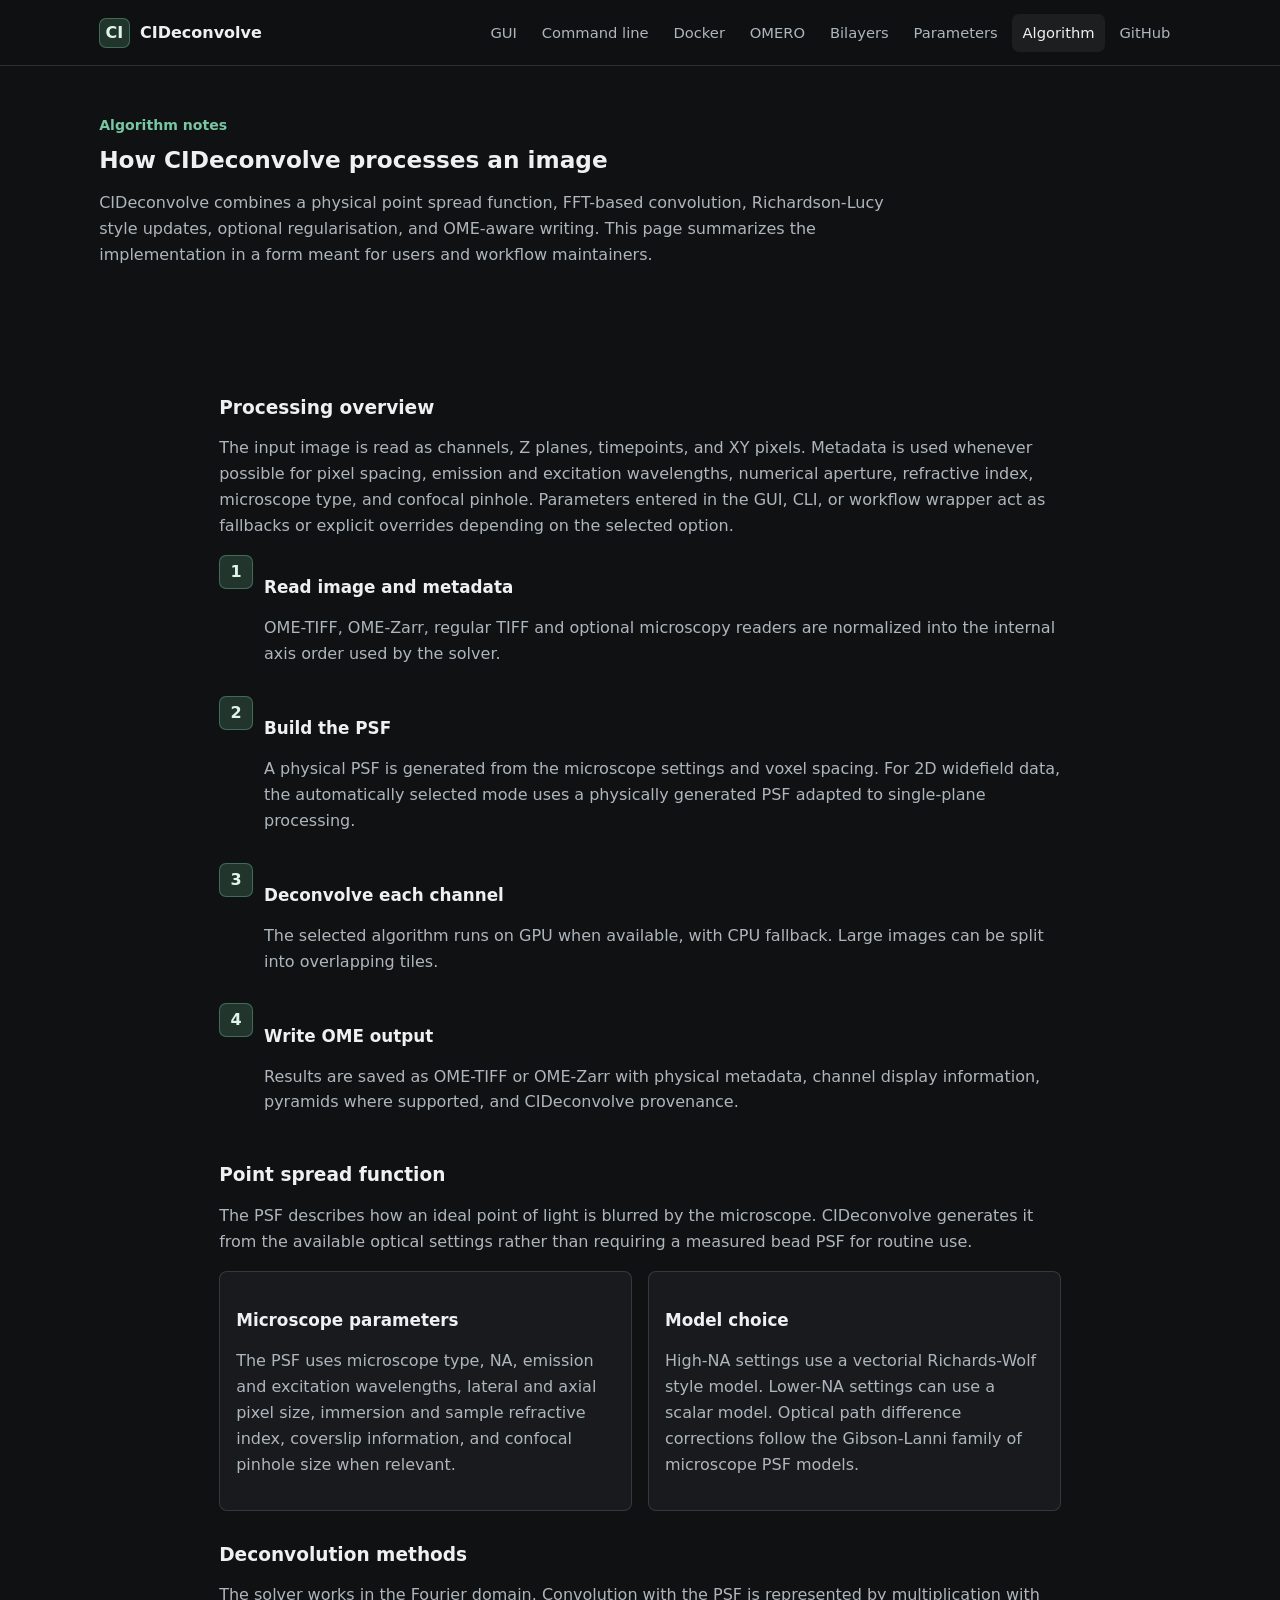
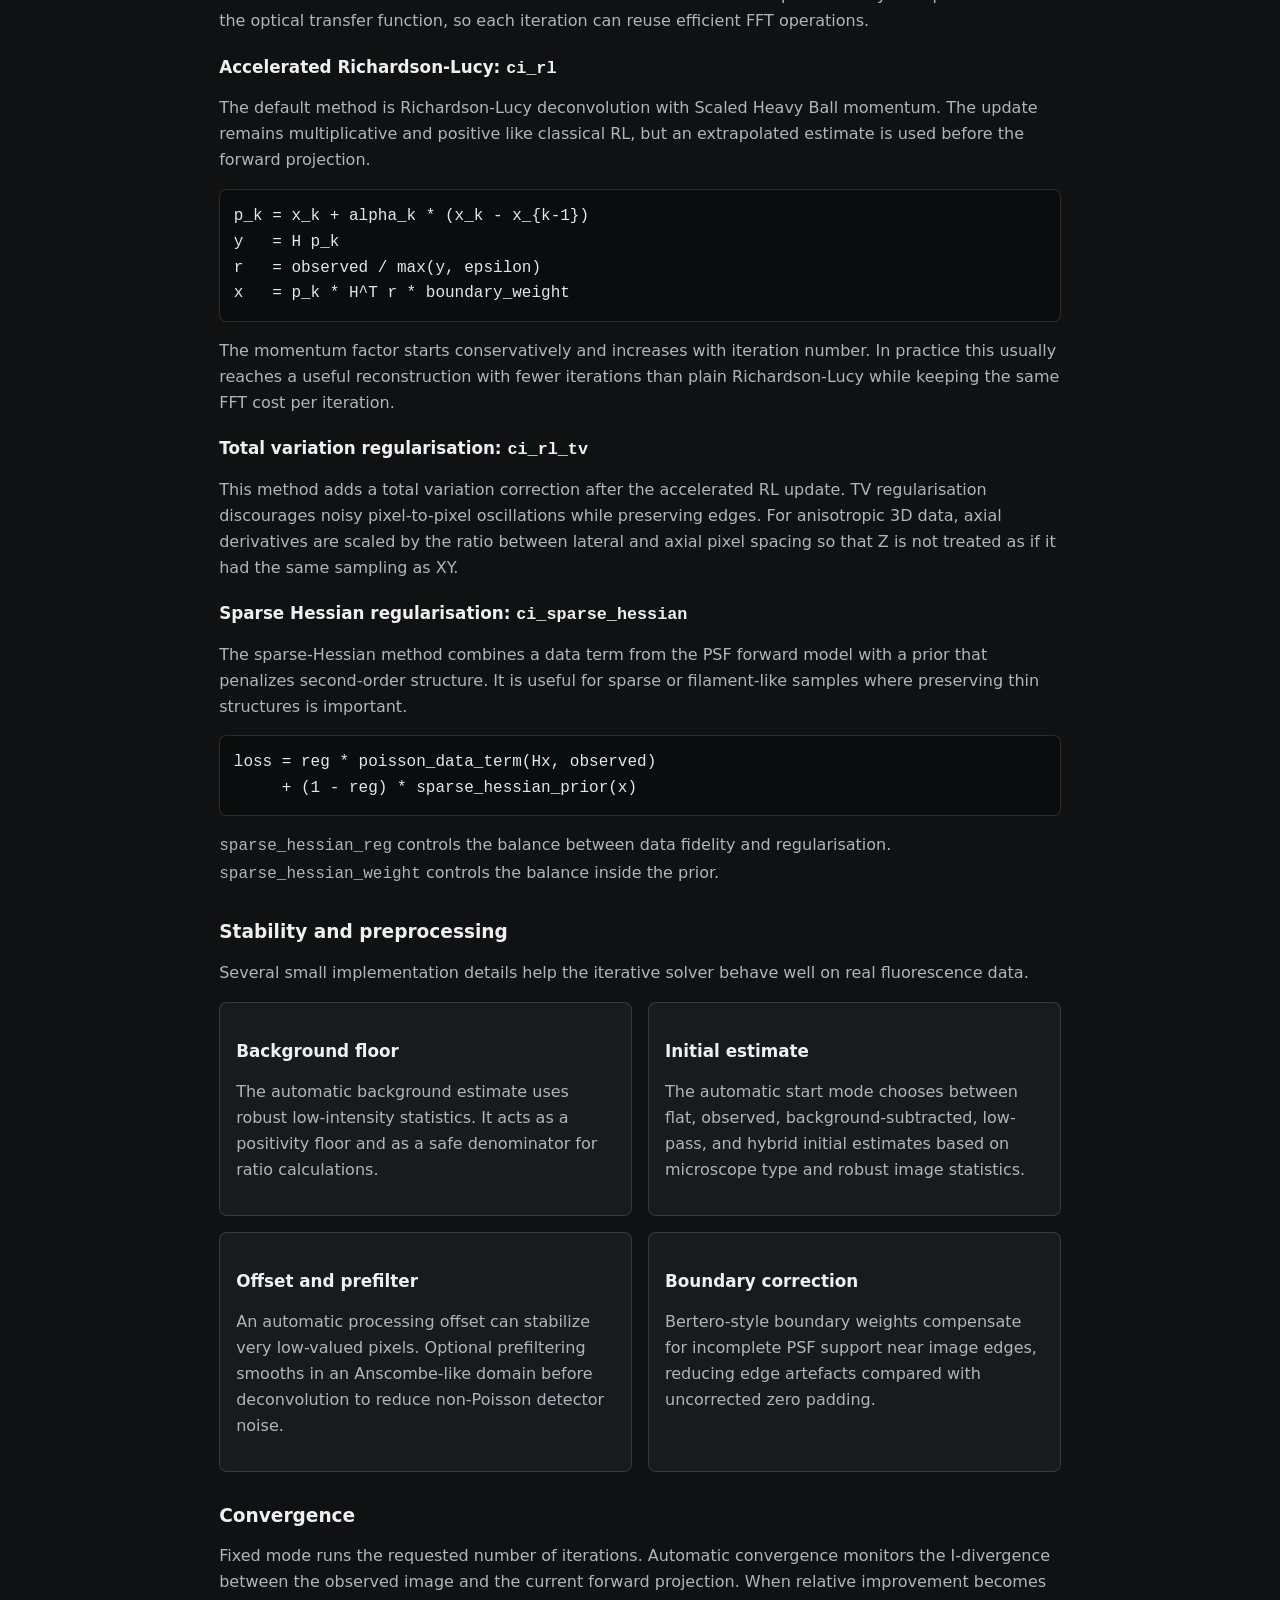
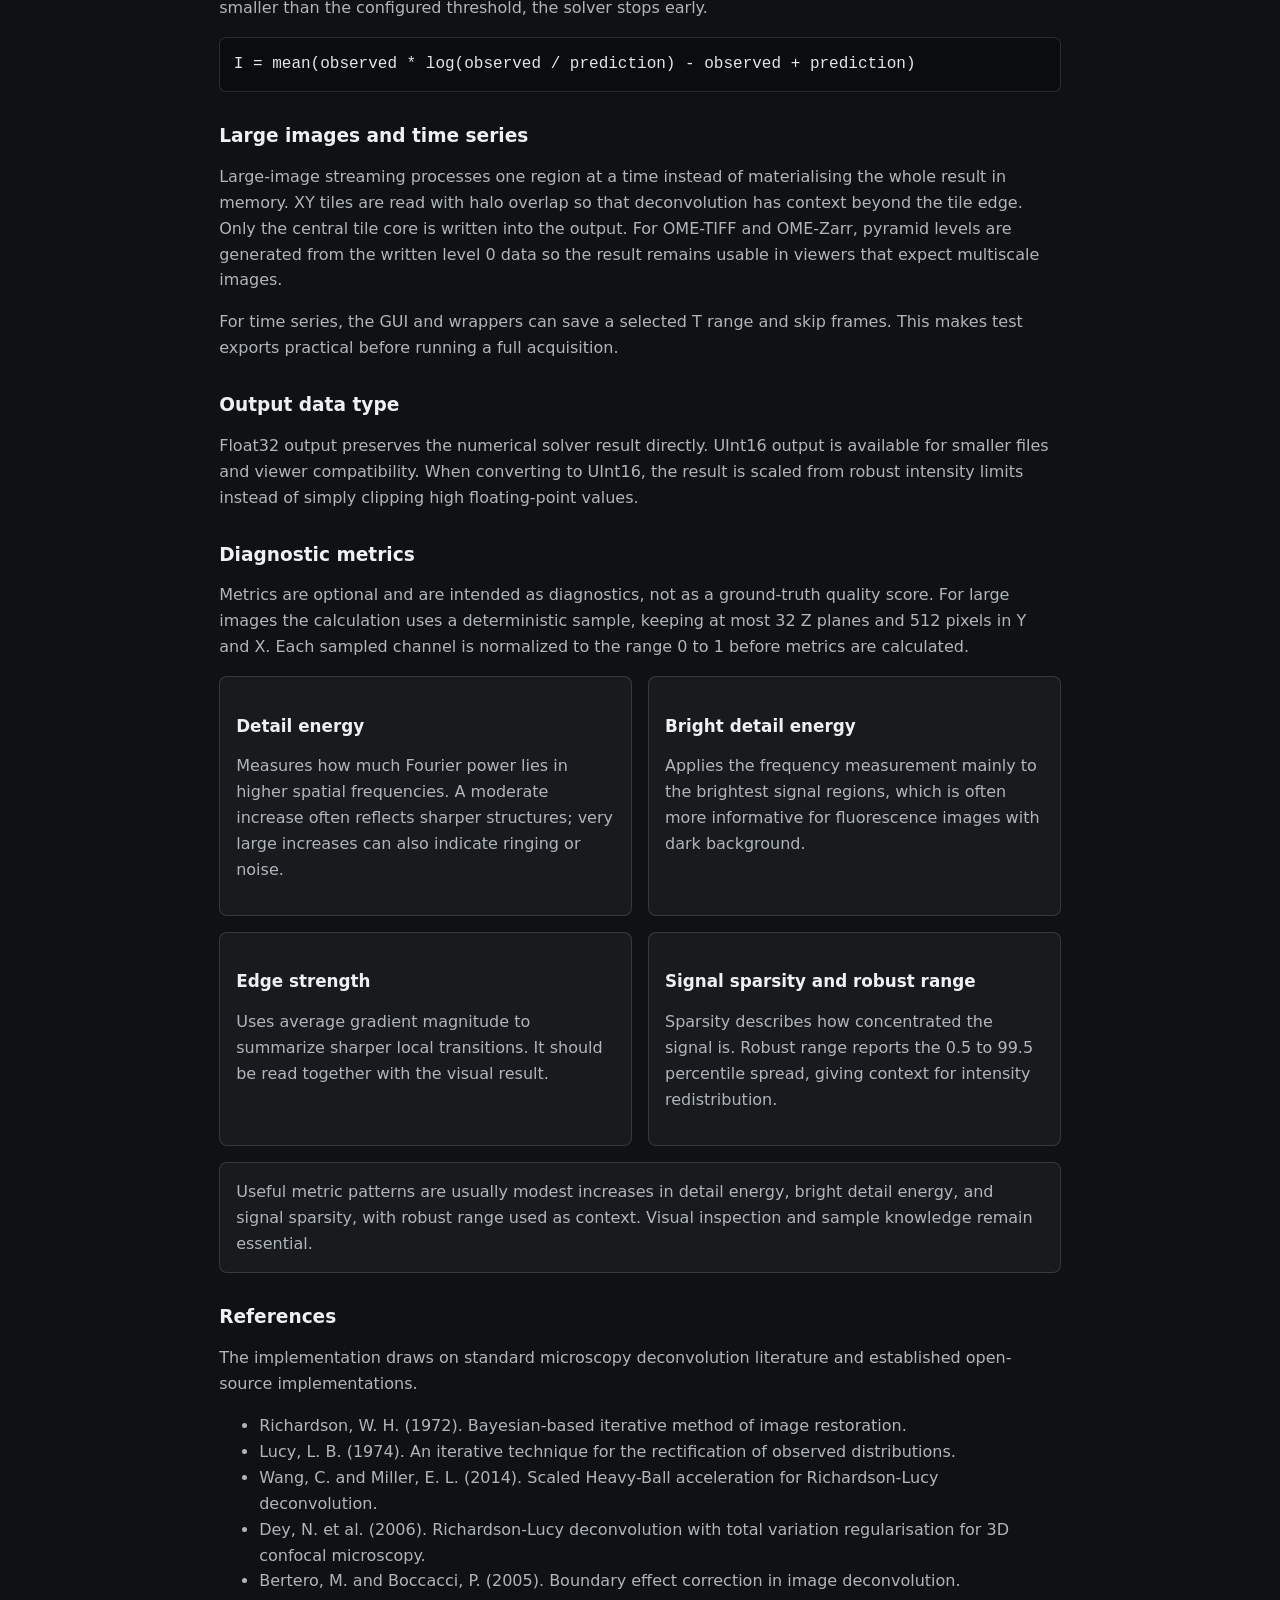
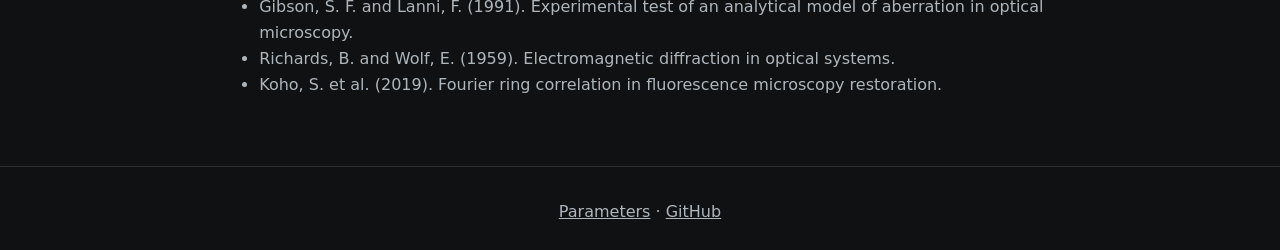
<file: docs/algorithm.html>
<!doctype html>
<html lang="en">
<head>
  <meta charset="utf-8">
  <meta name="viewport" content="width=device-width, initial-scale=1">
  <title>Algorithm - CIDeconvolve</title>
  <link rel="stylesheet" href="assets/site.css">
</head>
<body>
  <header class="site-header"><nav class="nav"><a class="brand" href="index.html"><span class="brand-mark">CI</span><span>CIDeconvolve</span></a><div class="nav-links"><a href="gui.html">GUI</a><a href="commandline.html">Command line</a><a href="docker.html">Docker</a><a href="omero.html">OMERO</a><a href="bilayers.html">Bilayers</a><a href="parameters.html">Parameters</a><a href="algorithm.html">Algorithm</a><a href="https://github.com/Cellular-Imaging-Amsterdam-UMC/cideconvolve">GitHub</a></div></nav></header>
  <main>
    <section class="wrap page-title">
      <span class="eyebrow">Algorithm notes</span>
      <h1>How CIDeconvolve processes an image</h1>
      <p>CIDeconvolve combines a physical point spread function, FFT-based convolution, Richardson-Lucy style updates, optional regularisation, and OME-aware writing. This page summarizes the implementation in a form meant for users and workflow maintainers.</p>
    </section>

    <section class="wrap content">
      <h2>Processing overview</h2>
      <p>The input image is read as channels, Z planes, timepoints, and XY pixels. Metadata is used whenever possible for pixel spacing, emission and excitation wavelengths, numerical aperture, refractive index, microscope type, and confocal pinhole. Parameters entered in the GUI, CLI, or workflow wrapper act as fallbacks or explicit overrides depending on the selected option.</p>
      <div class="steps">
        <div class="step"><div><h3>Read image and metadata</h3><p>OME-TIFF, OME-Zarr, regular TIFF and optional microscopy readers are normalized into the internal axis order used by the solver.</p></div></div>
        <div class="step"><div><h3>Build the PSF</h3><p>A physical PSF is generated from the microscope settings and voxel spacing. For 2D widefield data, the automatically selected mode uses a physically generated PSF adapted to single-plane processing.</p></div></div>
        <div class="step"><div><h3>Deconvolve each channel</h3><p>The selected algorithm runs on GPU when available, with CPU fallback. Large images can be split into overlapping tiles.</p></div></div>
        <div class="step"><div><h3>Write OME output</h3><p>Results are saved as OME-TIFF or OME-Zarr with physical metadata, channel display information, pyramids where supported, and CIDeconvolve provenance.</p></div></div>
      </div>

      <h2>Point spread function</h2>
      <p>The PSF describes how an ideal point of light is blurred by the microscope. CIDeconvolve generates it from the available optical settings rather than requiring a measured bead PSF for routine use.</p>
      <div class="grid two">
        <div class="card">
          <h3>Microscope parameters</h3>
          <p>The PSF uses microscope type, NA, emission and excitation wavelengths, lateral and axial pixel size, immersion and sample refractive index, coverslip information, and confocal pinhole size when relevant.</p>
        </div>
        <div class="card">
          <h3>Model choice</h3>
          <p>High-NA settings use a vectorial Richards-Wolf style model. Lower-NA settings can use a scalar model. Optical path difference corrections follow the Gibson-Lanni family of microscope PSF models.</p>
        </div>
      </div>

      <h2>Deconvolution methods</h2>
      <p>The solver works in the Fourier domain. Convolution with the PSF is represented by multiplication with the optical transfer function, so each iteration can reuse efficient FFT operations.</p>

      <h3>Accelerated Richardson-Lucy: <code>ci_rl</code></h3>
      <p>The default method is Richardson-Lucy deconvolution with Scaled Heavy Ball momentum. The update remains multiplicative and positive like classical RL, but an extrapolated estimate is used before the forward projection.</p>
      <pre class="formula"><code>p_k = x_k + alpha_k * (x_k - x_{k-1})
y   = H p_k
r   = observed / max(y, epsilon)
x   = p_k * H^T r * boundary_weight</code></pre>
      <p>The momentum factor starts conservatively and increases with iteration number. In practice this usually reaches a useful reconstruction with fewer iterations than plain Richardson-Lucy while keeping the same FFT cost per iteration.</p>

      <h3>Total variation regularisation: <code>ci_rl_tv</code></h3>
      <p>This method adds a total variation correction after the accelerated RL update. TV regularisation discourages noisy pixel-to-pixel oscillations while preserving edges. For anisotropic 3D data, axial derivatives are scaled by the ratio between lateral and axial pixel spacing so that Z is not treated as if it had the same sampling as XY.</p>

      <h3>Sparse Hessian regularisation: <code>ci_sparse_hessian</code></h3>
      <p>The sparse-Hessian method combines a data term from the PSF forward model with a prior that penalizes second-order structure. It is useful for sparse or filament-like samples where preserving thin structures is important.</p>
      <pre class="formula"><code>loss = reg * poisson_data_term(Hx, observed)
     + (1 - reg) * sparse_hessian_prior(x)</code></pre>
      <p><code>sparse_hessian_reg</code> controls the balance between data fidelity and regularisation. <code>sparse_hessian_weight</code> controls the balance inside the prior.</p>

      <h2>Stability and preprocessing</h2>
      <p>Several small implementation details help the iterative solver behave well on real fluorescence data.</p>
      <div class="grid two">
        <div class="card">
          <h3>Background floor</h3>
          <p>The automatic background estimate uses robust low-intensity statistics. It acts as a positivity floor and as a safe denominator for ratio calculations.</p>
        </div>
        <div class="card">
          <h3>Initial estimate</h3>
          <p>The automatic start mode chooses between flat, observed, background-subtracted, low-pass, and hybrid initial estimates based on microscope type and robust image statistics.</p>
        </div>
        <div class="card">
          <h3>Offset and prefilter</h3>
          <p>An automatic processing offset can stabilize very low-valued pixels. Optional prefiltering smooths in an Anscombe-like domain before deconvolution to reduce non-Poisson detector noise.</p>
        </div>
        <div class="card">
          <h3>Boundary correction</h3>
          <p>Bertero-style boundary weights compensate for incomplete PSF support near image edges, reducing edge artefacts compared with uncorrected zero padding.</p>
        </div>
      </div>

      <h2>Convergence</h2>
      <p>Fixed mode runs the requested number of iterations. Automatic convergence monitors the I-divergence between the observed image and the current forward projection. When relative improvement becomes smaller than the configured threshold, the solver stops early.</p>
      <pre class="formula"><code>I = mean(observed * log(observed / prediction) - observed + prediction)</code></pre>

      <h2>Large images and time series</h2>
      <p>Large-image streaming processes one region at a time instead of materialising the whole result in memory. XY tiles are read with halo overlap so that deconvolution has context beyond the tile edge. Only the central tile core is written into the output. For OME-TIFF and OME-Zarr, pyramid levels are generated from the written level 0 data so the result remains usable in viewers that expect multiscale images.</p>
      <p>For time series, the GUI and wrappers can save a selected T range and skip frames. This makes test exports practical before running a full acquisition.</p>

      <h2>Output data type</h2>
      <p>Float32 output preserves the numerical solver result directly. UInt16 output is available for smaller files and viewer compatibility. When converting to UInt16, the result is scaled from robust intensity limits instead of simply clipping high floating-point values.</p>

      <h2>Diagnostic metrics</h2>
      <p>Metrics are optional and are intended as diagnostics, not as a ground-truth quality score. For large images the calculation uses a deterministic sample, keeping at most 32 Z planes and 512 pixels in Y and X. Each sampled channel is normalized to the range 0 to 1 before metrics are calculated.</p>
      <div class="grid two">
        <div class="card"><h3>Detail energy</h3><p>Measures how much Fourier power lies in higher spatial frequencies. A moderate increase often reflects sharper structures; very large increases can also indicate ringing or noise.</p></div>
        <div class="card"><h3>Bright detail energy</h3><p>Applies the frequency measurement mainly to the brightest signal regions, which is often more informative for fluorescence images with dark background.</p></div>
        <div class="card"><h3>Edge strength</h3><p>Uses average gradient magnitude to summarize sharper local transitions. It should be read together with the visual result.</p></div>
        <div class="card"><h3>Signal sparsity and robust range</h3><p>Sparsity describes how concentrated the signal is. Robust range reports the 0.5 to 99.5 percentile spread, giving context for intensity redistribution.</p></div>
      </div>
      <div class="note-panel"><p>Useful metric patterns are usually modest increases in detail energy, bright detail energy, and signal sparsity, with robust range used as context. Visual inspection and sample knowledge remain essential.</p></div>

      <h2>References</h2>
      <p>The implementation draws on standard microscopy deconvolution literature and established open-source implementations.</p>
      <ul>
        <li>Richardson, W. H. (1972). Bayesian-based iterative method of image restoration.</li>
        <li>Lucy, L. B. (1974). An iterative technique for the rectification of observed distributions.</li>
        <li>Wang, C. and Miller, E. L. (2014). Scaled Heavy-Ball acceleration for Richardson-Lucy deconvolution.</li>
        <li>Dey, N. et al. (2006). Richardson-Lucy deconvolution with total variation regularisation for 3D confocal microscopy.</li>
        <li>Bertero, M. and Boccacci, P. (2005). Boundary effect correction in image deconvolution.</li>
        <li>Gibson, S. F. and Lanni, F. (1991). Experimental test of an analytical model of aberration in optical microscopy.</li>
        <li>Richards, B. and Wolf, E. (1959). Electromagnetic diffraction in optical systems.</li>
        <li>Koho, S. et al. (2019). Fourier ring correlation in fluorescence microscopy restoration.</li>
      </ul>
    </section>
  </main>
  <footer class="site-footer"><a href="parameters.html">Parameters</a> · <a href="https://github.com/Cellular-Imaging-Amsterdam-UMC/cideconvolve">GitHub</a></footer>
  <script src="assets/site.js"></script>
</body>
</html>
</file>
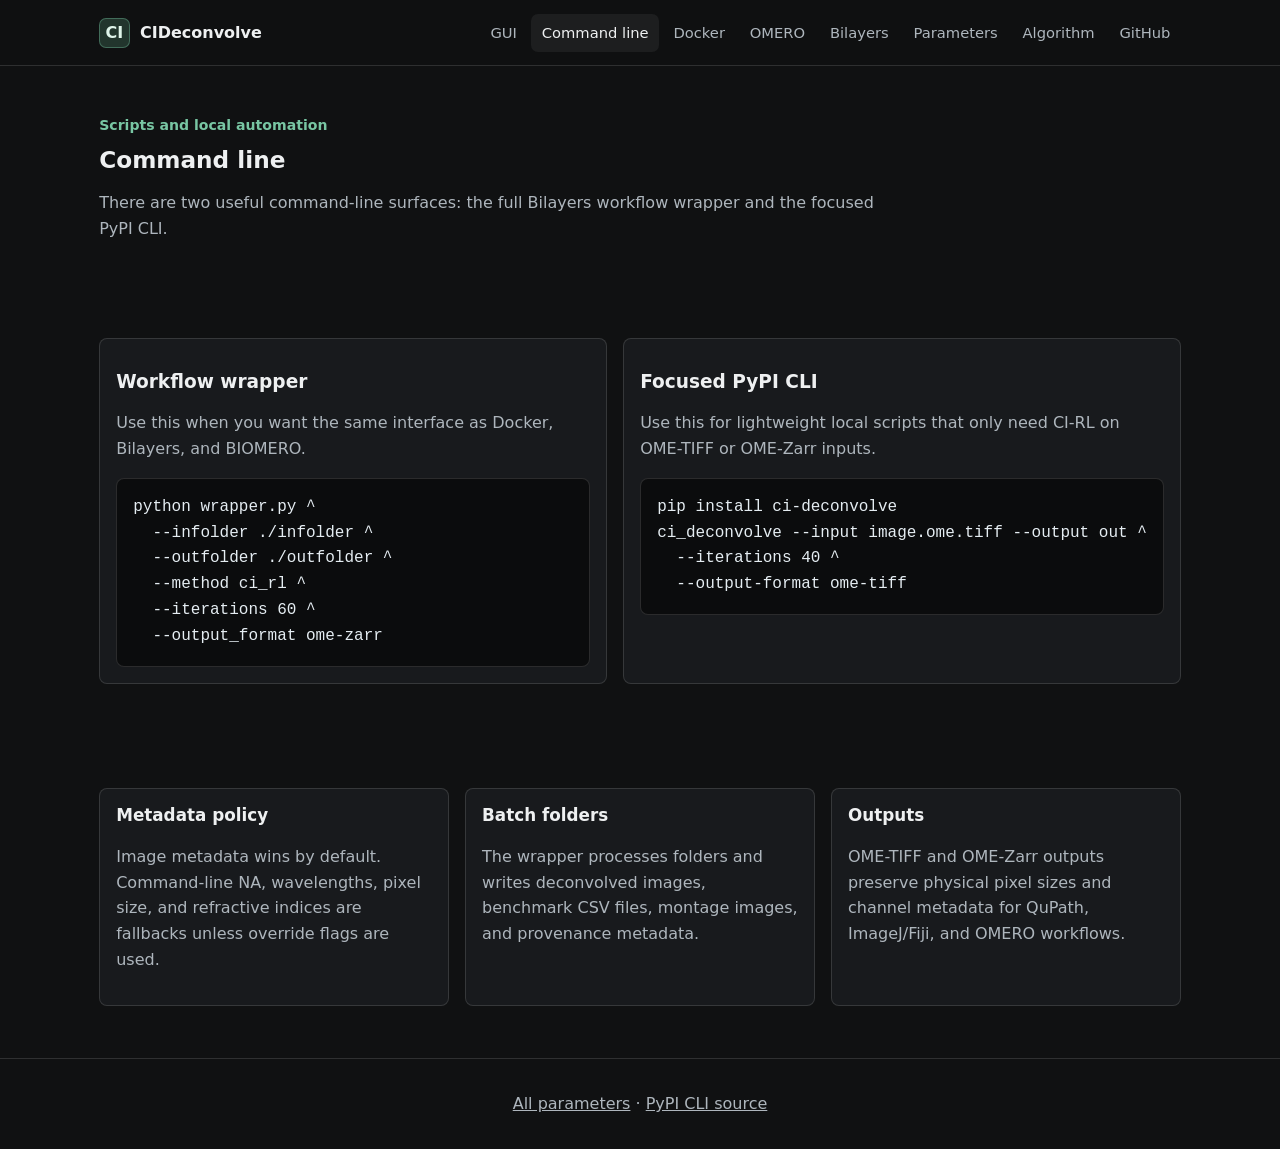
<file: docs/commandline.html>
<!doctype html>
<html lang="en">
<head><meta charset="utf-8"><meta name="viewport" content="width=device-width, initial-scale=1"><title>Command line - CIDeconvolve</title><link rel="stylesheet" href="assets/site.css"></head>
<body>
  <header class="site-header"><nav class="nav"><a class="brand" href="index.html"><span class="brand-mark">CI</span><span>CIDeconvolve</span></a><div class="nav-links"><a href="gui.html">GUI</a><a href="commandline.html">Command line</a><a href="docker.html">Docker</a><a href="omero.html">OMERO</a><a href="bilayers.html">Bilayers</a><a href="parameters.html">Parameters</a><a href="algorithm.html">Algorithm</a><a href="https://github.com/Cellular-Imaging-Amsterdam-UMC/cideconvolve">GitHub</a></div></nav></header>
  <main>
    <section class="wrap page-title"><span class="eyebrow">Scripts and local automation</span><h1>Command line</h1><p>There are two useful command-line surfaces: the full Bilayers workflow wrapper and the focused PyPI CLI.</p></section>
    <section class="wrap grid two">
      <div class="card">
        <h2>Workflow wrapper</h2>
        <p>Use this when you want the same interface as Docker, Bilayers, and BIOMERO.</p>
        <pre class="code-block"><code>python wrapper.py ^
  --infolder ./infolder ^
  --outfolder ./outfolder ^
  --method ci_rl ^
  --iterations 60 ^
  --output_format ome-zarr</code></pre>
      </div>
      <div class="card">
        <h2>Focused PyPI CLI</h2>
        <p>Use this for lightweight local scripts that only need CI-RL on OME-TIFF or OME-Zarr inputs.</p>
        <pre class="code-block"><code>pip install ci-deconvolve
ci_deconvolve --input image.ome.tiff --output out ^
  --iterations 40 ^
  --output-format ome-tiff</code></pre>
      </div>
    </section>
    <section class="wrap">
      <div class="grid">
        <div class="card"><h3>Metadata policy</h3><p>Image metadata wins by default. Command-line NA, wavelengths, pixel size, and refractive indices are fallbacks unless override flags are used.</p></div>
        <div class="card"><h3>Batch folders</h3><p>The wrapper processes folders and writes deconvolved images, benchmark CSV files, montage images, and provenance metadata.</p></div>
        <div class="card"><h3>Outputs</h3><p>OME-TIFF and OME-Zarr outputs preserve physical pixel sizes and channel metadata for QuPath, ImageJ/Fiji, and OMERO workflows.</p></div>
      </div>
    </section>
  </main>
  <footer class="site-footer"><a href="parameters.html">All parameters</a> · <a href="https://github.com/Cellular-Imaging-Amsterdam-UMC/cideconvolve/tree/main/ci_deconvolve_cli">PyPI CLI source</a></footer>
  <script src="assets/site.js"></script>
</body>
</html>
</file>
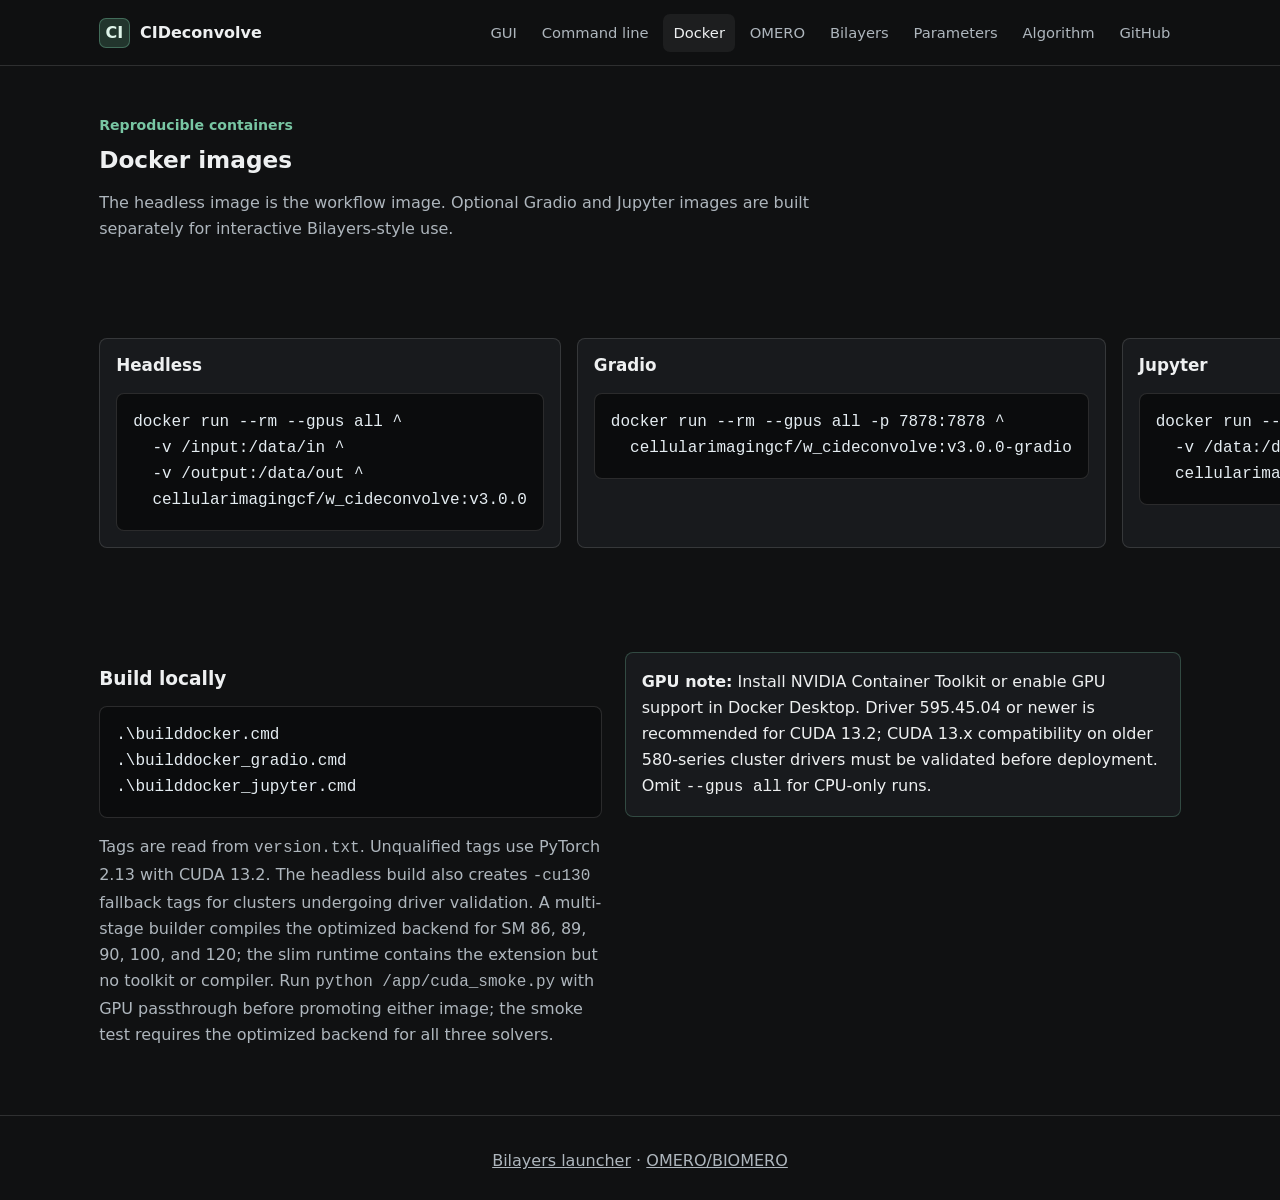
<file: docs/docker.html>
<!doctype html>
<html lang="en">
<head><meta charset="utf-8"><meta name="viewport" content="width=device-width, initial-scale=1"><title>Docker - CIDeconvolve</title><link rel="stylesheet" href="assets/site.css"></head>
<body>
  <header class="site-header"><nav class="nav"><a class="brand" href="index.html"><span class="brand-mark">CI</span><span>CIDeconvolve</span></a><div class="nav-links"><a href="gui.html">GUI</a><a href="commandline.html">Command line</a><a href="docker.html">Docker</a><a href="omero.html">OMERO</a><a href="bilayers.html">Bilayers</a><a href="parameters.html">Parameters</a><a href="algorithm.html">Algorithm</a><a href="https://github.com/Cellular-Imaging-Amsterdam-UMC/cideconvolve">GitHub</a></div></nav></header>
  <main>
    <section class="wrap page-title"><span class="eyebrow">Reproducible containers</span><h1>Docker images</h1><p>The headless image is the workflow image. Optional Gradio and Jupyter images are built separately for interactive Bilayers-style use.</p></section>
    <section class="wrap grid">
      <div class="card"><h3>Headless</h3><pre class="code-block"><code>docker run --rm --gpus all ^
  -v /input:/data/in ^
  -v /output:/data/out ^
  cellularimagingcf/w_cideconvolve:v3.0.0</code></pre></div>
      <div class="card"><h3>Gradio</h3><pre class="code-block"><code>docker run --rm --gpus all -p 7878:7878 ^
  cellularimagingcf/w_cideconvolve:v3.0.0-gradio</code></pre></div>
      <div class="card"><h3>Jupyter</h3><pre class="code-block"><code>docker run --rm --gpus all -p 8888:8888 ^
  -v /data:/data/in ^
  cellularimagingcf/w_cideconvolve:v3.0.0-jupyter</code></pre></div>
    </section>
    <section class="wrap split">
      <div>
        <h2>Build locally</h2>
        <pre class="code-block"><code>.\builddocker.cmd
.\builddocker_gradio.cmd
.\builddocker_jupyter.cmd</code></pre>
        <p class="muted">Tags are read from <code>version.txt</code>. Unqualified tags use PyTorch 2.13 with CUDA 13.2. The headless build also creates <code>-cu130</code> fallback tags for clusters undergoing driver validation. A multi-stage builder compiles the optimized backend for SM 86, 89, 90, 100, and 120; the slim runtime contains the extension but no toolkit or compiler. Run <code>python /app/cuda_smoke.py</code> with GPU passthrough before promoting either image; the smoke test requires the optimized backend for all three solvers.</p>
      </div>
      <div class="callout"><span class="callout-label">GPU note</span> Install NVIDIA Container Toolkit or enable GPU support in Docker Desktop. Driver 595.45.04 or newer is recommended for CUDA 13.2; CUDA 13.x compatibility on older 580-series cluster drivers must be validated before deployment. Omit <code>--gpus all</code> for CPU-only runs.</div>
    </section>
  </main>
  <footer class="site-footer"><a href="bilayers.html">Bilayers launcher</a> · <a href="omero.html">OMERO/BIOMERO</a></footer>
  <script src="assets/site.js"></script>
</body>
</html>
</file>
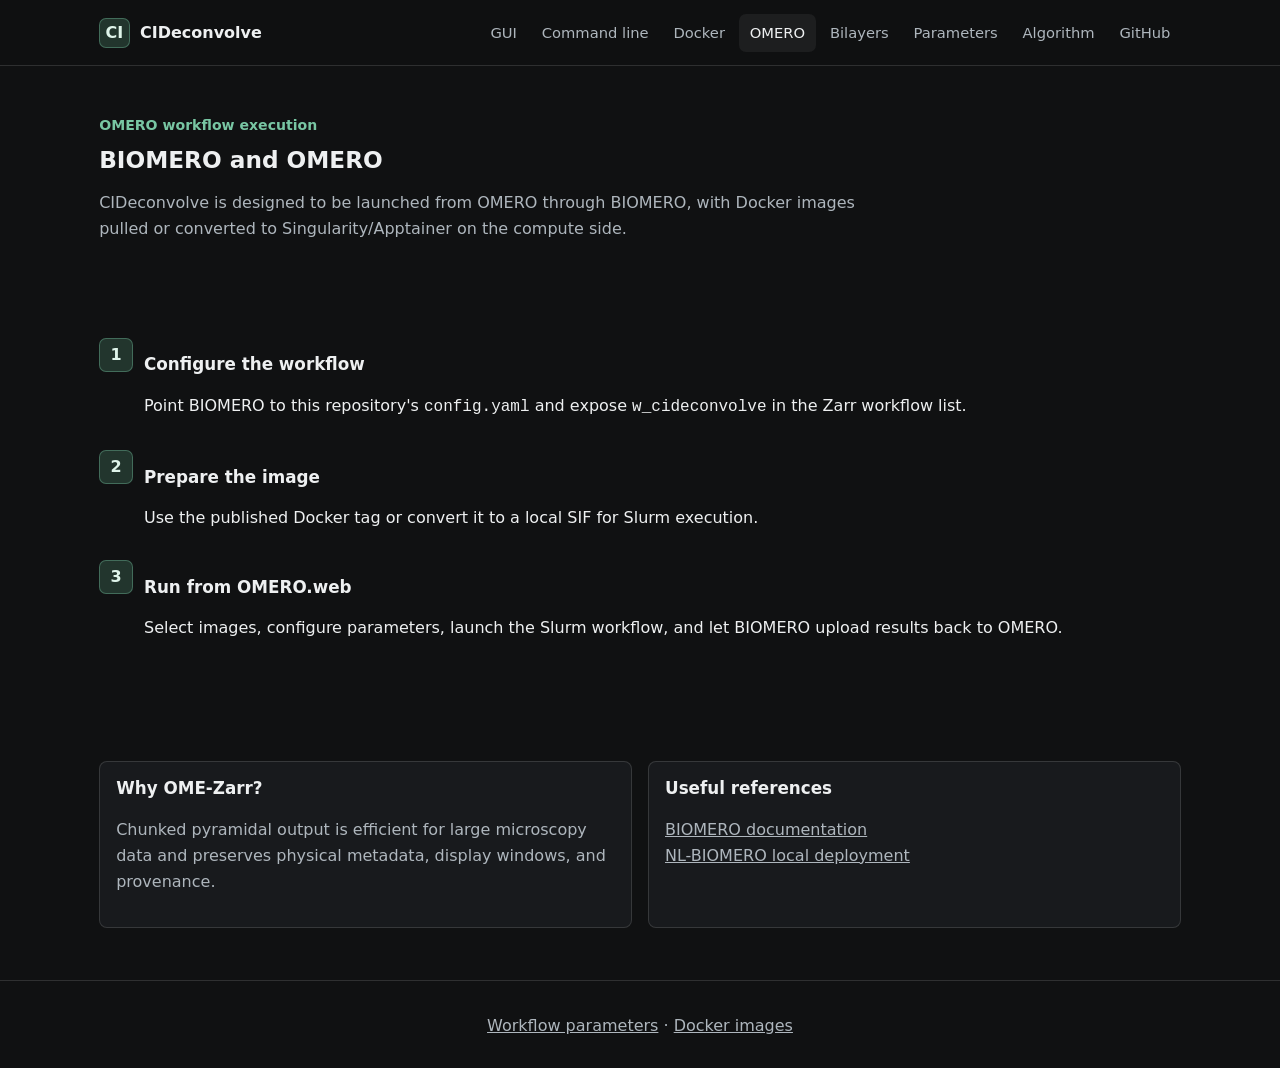
<file: docs/omero.html>
<!doctype html>
<html lang="en">
<head><meta charset="utf-8"><meta name="viewport" content="width=device-width, initial-scale=1"><title>OMERO and BIOMERO - CIDeconvolve</title><link rel="stylesheet" href="assets/site.css"></head>
<body>
  <header class="site-header"><nav class="nav"><a class="brand" href="index.html"><span class="brand-mark">CI</span><span>CIDeconvolve</span></a><div class="nav-links"><a href="gui.html">GUI</a><a href="commandline.html">Command line</a><a href="docker.html">Docker</a><a href="omero.html">OMERO</a><a href="bilayers.html">Bilayers</a><a href="parameters.html">Parameters</a><a href="algorithm.html">Algorithm</a><a href="https://github.com/Cellular-Imaging-Amsterdam-UMC/cideconvolve">GitHub</a></div></nav></header>
  <main>
    <section class="wrap page-title"><span class="eyebrow">OMERO workflow execution</span><h1>BIOMERO and OMERO</h1><p>CIDeconvolve is designed to be launched from OMERO through BIOMERO, with Docker images pulled or converted to Singularity/Apptainer on the compute side.</p></section>
    <section class="wrap">
      <div class="steps">
        <div class="step"><div><h3>Configure the workflow</h3><p>Point BIOMERO to this repository's <code>config.yaml</code> and expose <code>w_cideconvolve</code> in the Zarr workflow list.</p></div></div>
        <div class="step"><div><h3>Prepare the image</h3><p>Use the published Docker tag or convert it to a local SIF for Slurm execution.</p></div></div>
        <div class="step"><div><h3>Run from OMERO.web</h3><p>Select images, configure parameters, launch the Slurm workflow, and let BIOMERO upload results back to OMERO.</p></div></div>
      </div>
    </section>
    <section class="wrap grid two">
      <div class="card"><h3>Why OME-Zarr?</h3><p>Chunked pyramidal output is efficient for large microscopy data and preserves physical metadata, display windows, and provenance.</p></div>
      <div class="card"><h3>Useful references</h3><p><a href="https://nl-bioimaging.github.io/biomero/">BIOMERO documentation</a><br><a href="https://github.com/NL-BioImaging/NL-BIOMERO">NL-BIOMERO local deployment</a></p></div>
    </section>
  </main>
  <footer class="site-footer"><a href="parameters.html">Workflow parameters</a> · <a href="docker.html">Docker images</a></footer>
  <script src="assets/site.js"></script>
</body>
</html>
</file>
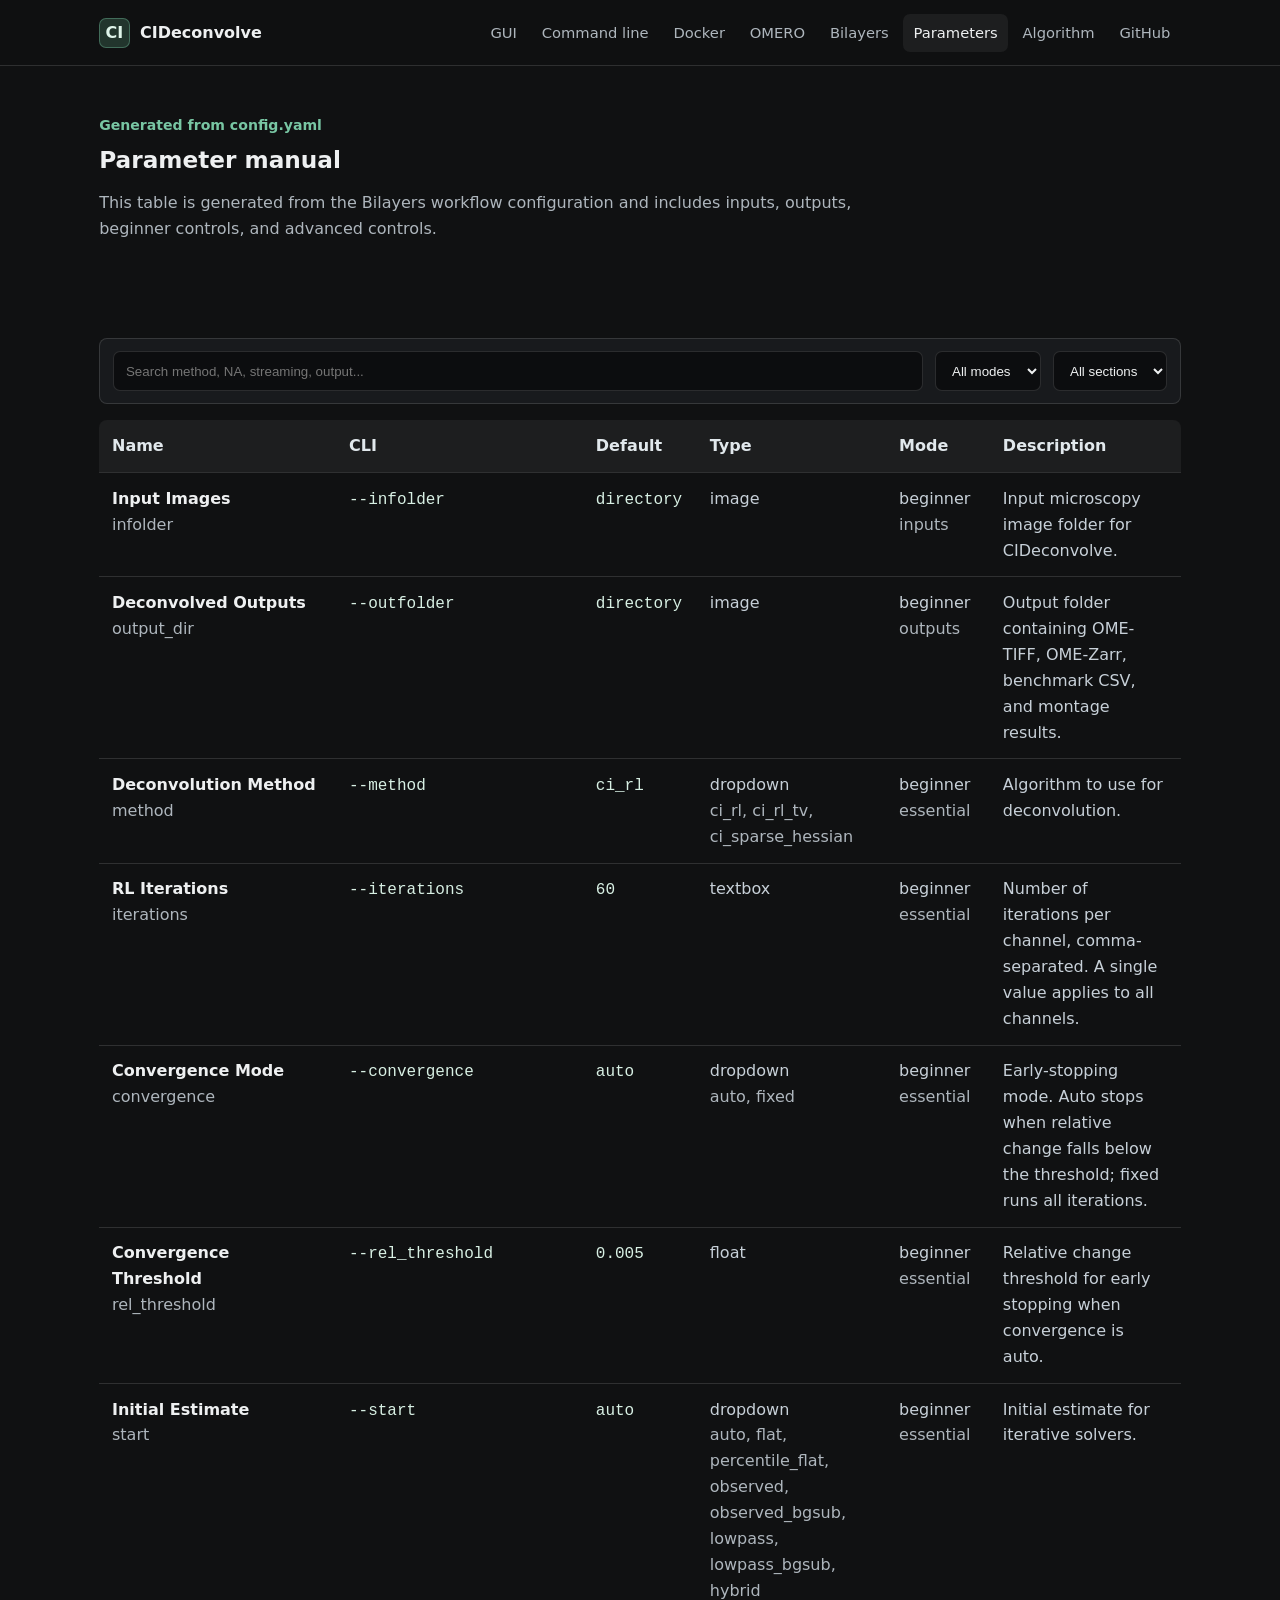
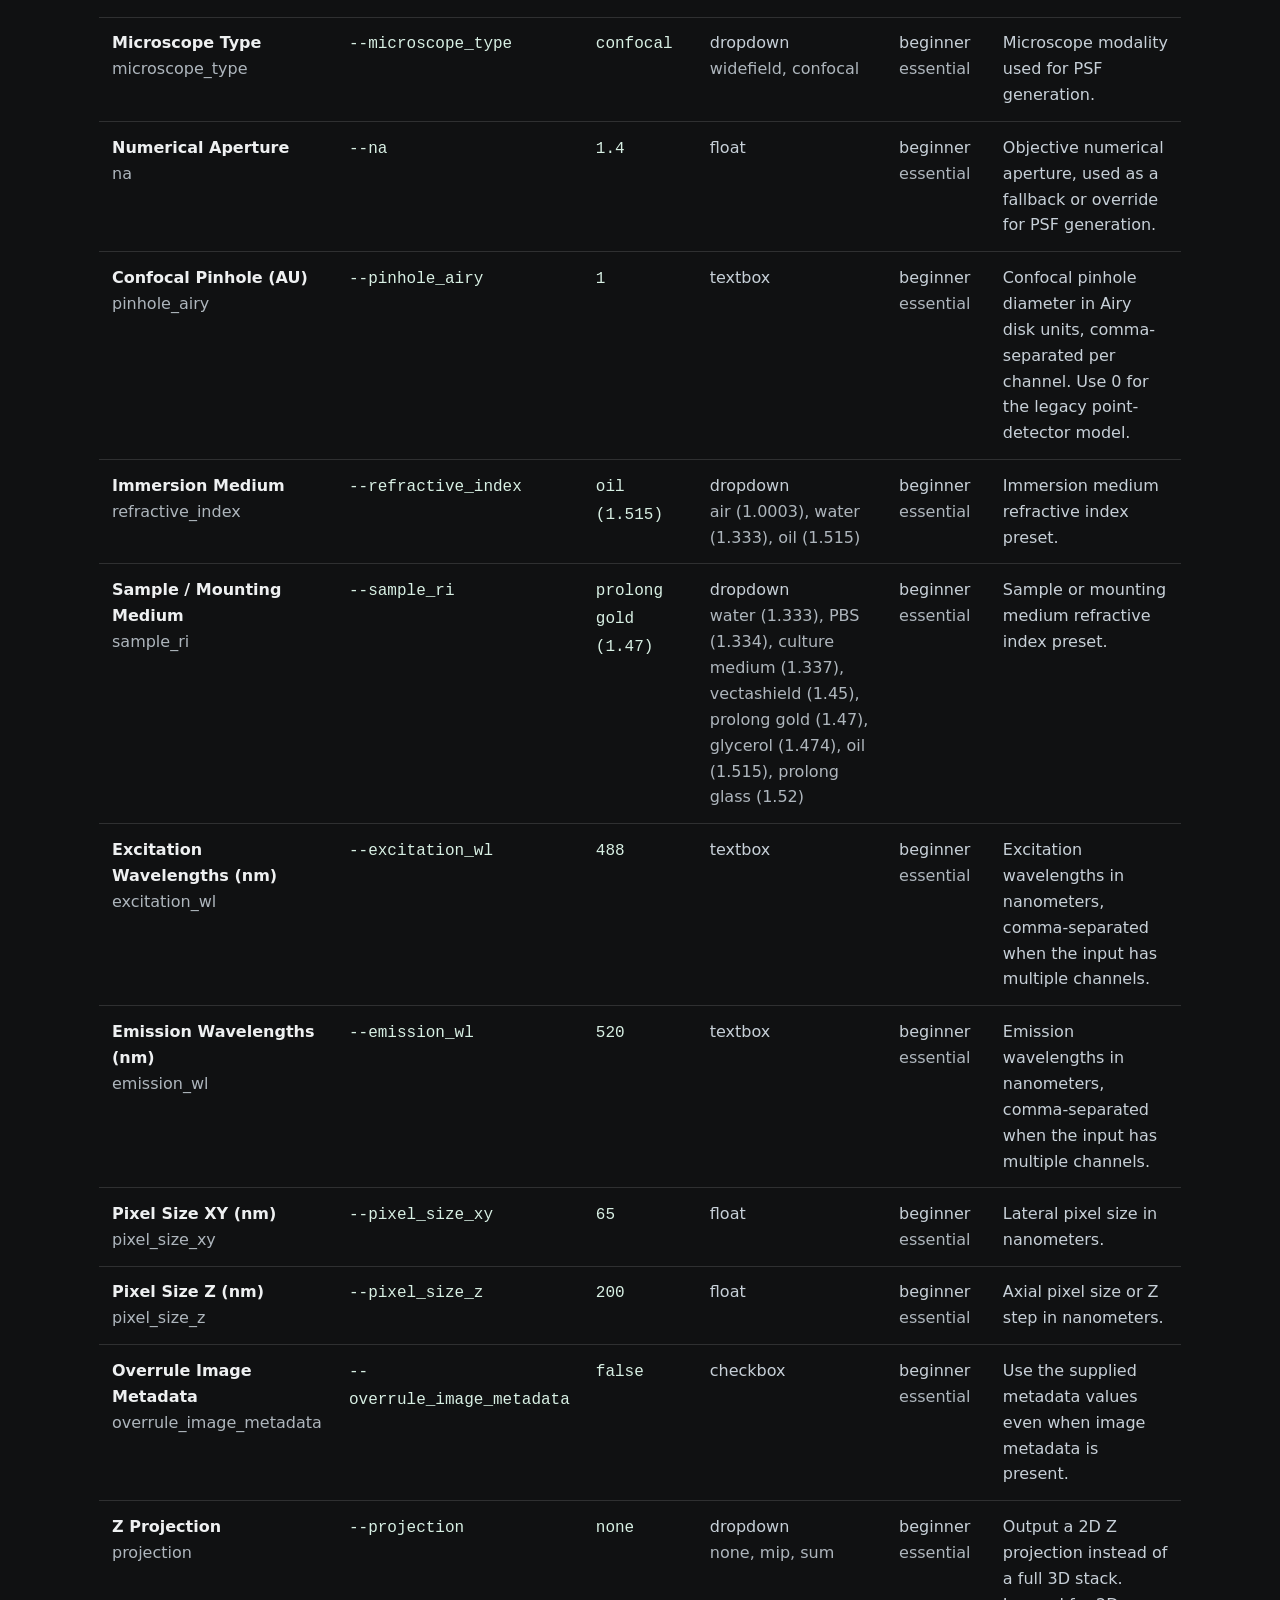
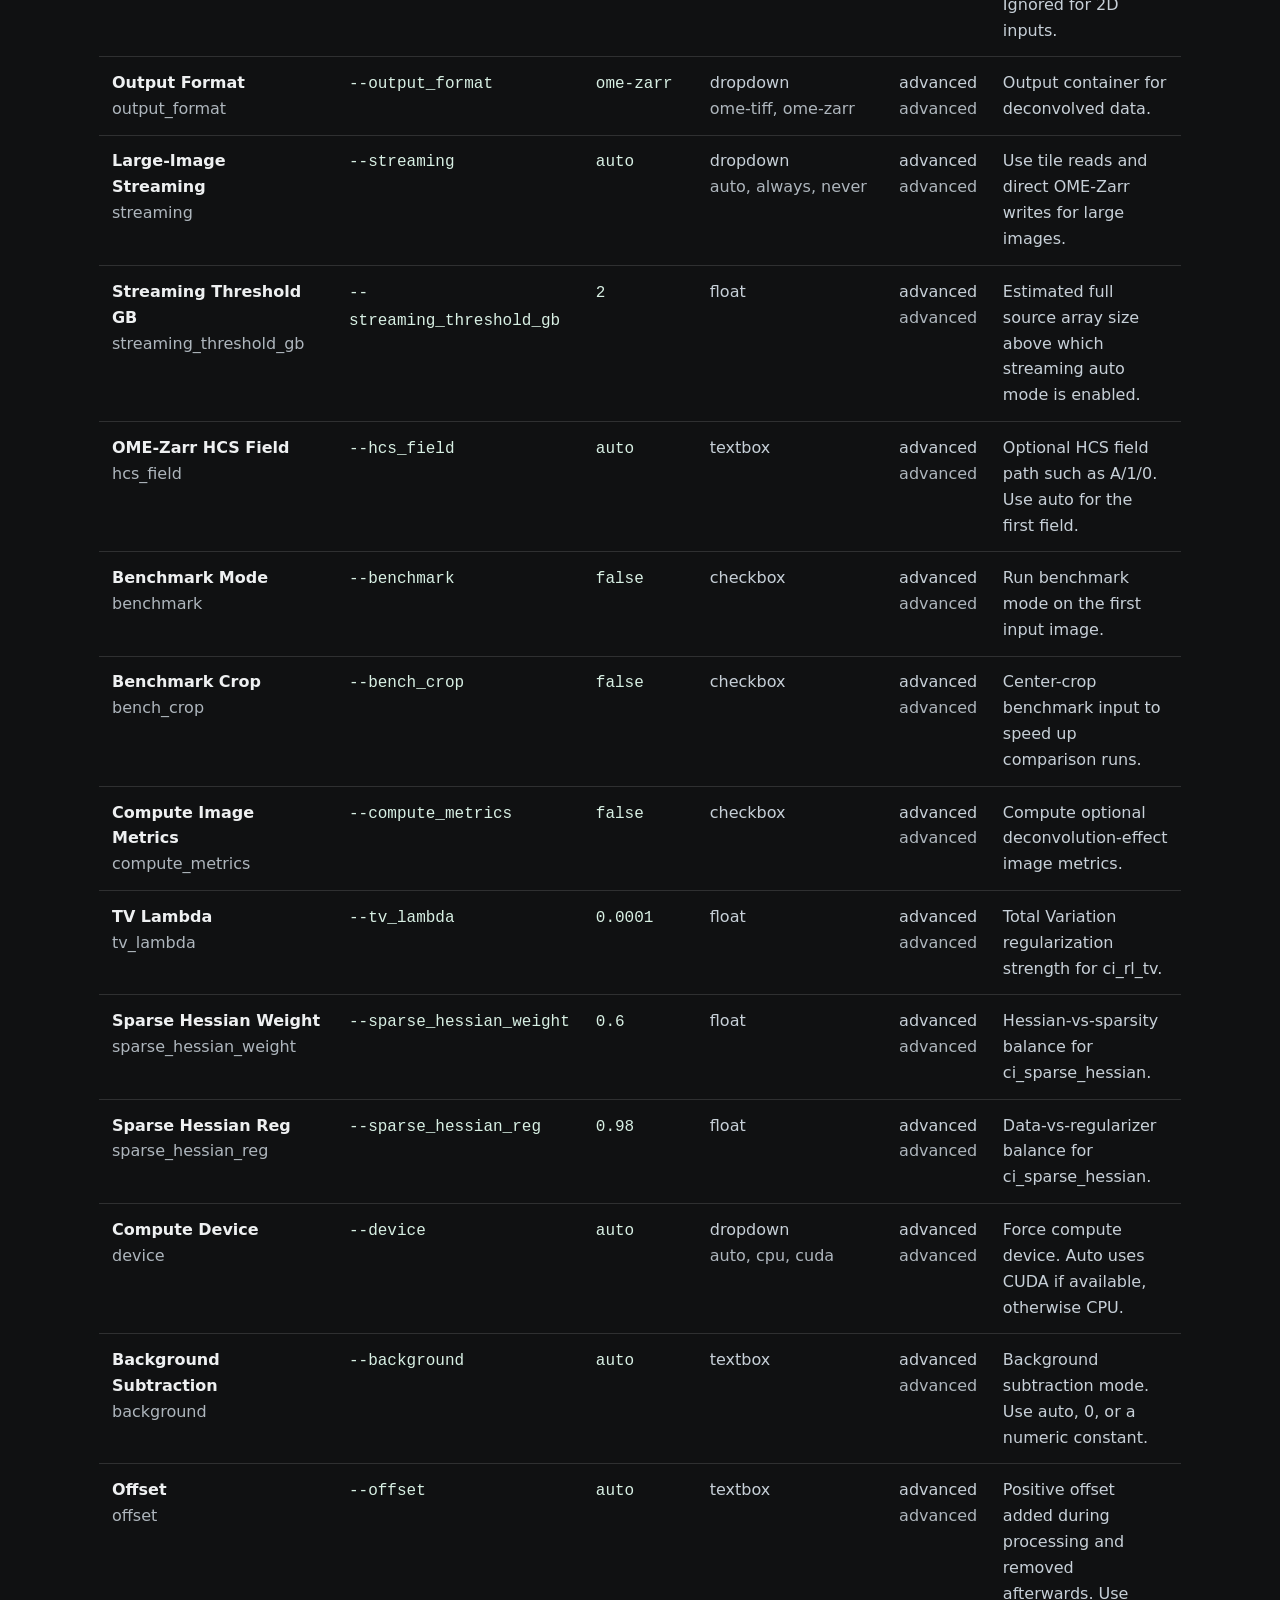
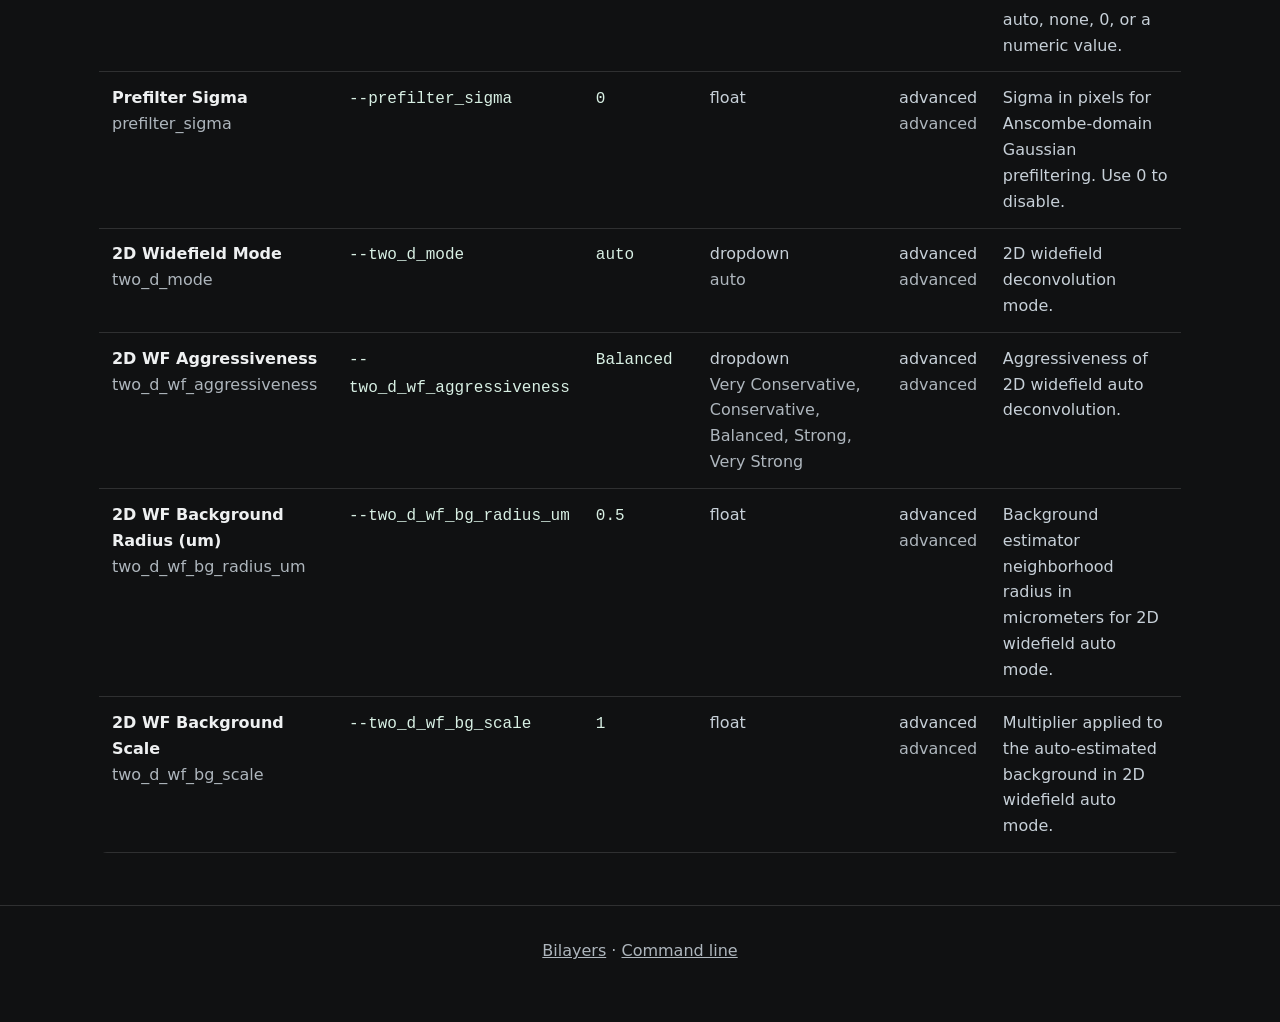
<file: docs/parameters.html>
<!doctype html>
<html lang="en">
<head><meta charset="utf-8"><meta name="viewport" content="width=device-width, initial-scale=1"><title>Parameters - CIDeconvolve</title><link rel="stylesheet" href="assets/site.css"></head>
<body>
  <header class="site-header"><nav class="nav"><a class="brand" href="index.html"><span class="brand-mark">CI</span><span>CIDeconvolve</span></a><div class="nav-links"><a href="gui.html">GUI</a><a href="commandline.html">Command line</a><a href="docker.html">Docker</a><a href="omero.html">OMERO</a><a href="bilayers.html">Bilayers</a><a href="parameters.html">Parameters</a><a href="algorithm.html">Algorithm</a><a href="https://github.com/Cellular-Imaging-Amsterdam-UMC/cideconvolve">GitHub</a></div></nav></header>
  <main>
    <section class="wrap page-title"><span class="eyebrow">Generated from config.yaml</span><h1>Parameter manual</h1><p>This table is generated from the Bilayers workflow configuration and includes inputs, outputs, beginner controls, and advanced controls.</p></section>
    <section class="wrap">
      <div class="param-toolbar">
        <input data-param-search type="search" placeholder="Search method, NA, streaming, output...">
        <select data-param-mode><option value="">All modes</option><option value="beginner">Beginner</option><option value="advanced">Advanced</option></select>
        <select data-param-section><option value="">All sections</option></select>
      </div>
      <div data-parameters></div>
    </section>
  </main>
  <footer class="site-footer"><a href="bilayers.html">Bilayers</a> · <a href="commandline.html">Command line</a></footer>
  <script src="assets/site.js"></script>
</body>
</html>
</file>
<file: docs/assets/site.css>
:root {
  color-scheme: dark;
  --bg: #101112;
  --panel: #181a1d;
  --panel-2: #202327;
  --text: #eef0f1;
  --muted: #aeb6bd;
  --line: rgba(255, 255, 255, 0.13);
  --accent: #78c6a3;
  --accent-2: #9fb9d8;
  --warn: #dec37b;
  --shadow: 0 16px 42px rgba(0, 0, 0, 0.24);
  font-family: Inter, ui-sans-serif, system-ui, -apple-system, BlinkMacSystemFont, "Segoe UI", sans-serif;
}

* { box-sizing: border-box; }

body {
  margin: 0;
  background: var(--bg);
  color: var(--text);
  line-height: 1.62;
}

a { color: inherit; }

.site-header {
  position: sticky;
  top: 0;
  z-index: 50;
  backdrop-filter: blur(14px);
  background: rgba(16, 17, 18, 0.9);
  border-bottom: 1px solid var(--line);
}

.nav {
  max-width: 1120px;
  margin: 0 auto;
  padding: 0.85rem 1.2rem;
  display: flex;
  align-items: center;
  justify-content: space-between;
  gap: 1rem;
}

.brand {
  display: flex;
  align-items: center;
  gap: 0.65rem;
  font-weight: 650;
  text-decoration: none;
}

.brand-mark {
  width: 1.9rem;
  height: 1.9rem;
  border-radius: 7px;
  display: grid;
  place-items: center;
  background: #22352d;
  border: 1px solid rgba(120, 198, 163, 0.38);
  color: #dff4ea;
  font-weight: 700;
}

.nav-links {
  display: flex;
  flex-wrap: wrap;
  justify-content: flex-end;
  gap: 0.25rem;
}

.nav-links a {
  padding: 0.45rem 0.65rem;
  border-radius: 7px;
  text-decoration: none;
  color: var(--muted);
  font-size: 0.92rem;
}

.nav-links a:hover,
.nav-links a.active {
  color: var(--text);
  background: rgba(255, 255, 255, 0.06);
}

main { min-height: 75vh; }

.wrap {
  max-width: 1120px;
  margin: 0 auto;
  padding: 3.25rem 1.2rem;
}

.hero {
  display: grid;
  grid-template-columns: minmax(520px, 0.9fr) minmax(360px, 1fr);
  align-items: center;
  gap: 2rem;
  padding-top: 3rem;
}

.eyebrow {
  display: block;
  color: var(--accent);
  font-size: 0.88rem;
  font-weight: 600;
  margin-bottom: 0.55rem;
}

h1 {
  margin: 0 0 1rem;
  max-width: none;
  font-size: clamp(1.15rem, 1.9vw, 1.45rem);
  line-height: 1.2;
  letter-spacing: 0;
  font-weight: 650;
}

h2 {
  font-size: clamp(1.05rem, 1.45vw, 1.25rem);
  line-height: 1.28;
  font-weight: 620;
}

h3 {
  font-size: 1.05rem;
  line-height: 1.3;
  font-weight: 620;
}

.hero-copy {
  max-width: 68ch;
  color: #cdd4da;
  font-size: 1.03rem;
}

.actions {
  display: flex;
  flex-wrap: wrap;
  gap: 0.7rem;
  margin-top: 1.4rem;
}

.button {
  display: inline-flex;
  align-items: center;
  justify-content: center;
  min-height: 2.55rem;
  padding: 0.65rem 0.95rem;
  border-radius: 7px;
  text-decoration: none;
  font-weight: 600;
  border: 1px solid var(--line);
  background: rgba(255, 255, 255, 0.055);
}

.button.primary {
  background: #21372d;
  color: #e8f5ee;
  border-color: rgba(120, 198, 163, 0.36);
}

.button:hover { background: rgba(255, 255, 255, 0.085); }

.media-frame {
  border: 1px solid var(--line);
  background: rgba(255, 255, 255, 0.035);
  box-shadow: var(--shadow);
  overflow: hidden;
  border-radius: 8px;
}

.media-frame img,
.media-frame video {
  display: block;
  width: 100%;
  height: auto;
}

.stats {
  display: grid;
  grid-template-columns: repeat(4, 1fr);
  gap: 0.55rem;
  margin-top: 1.6rem;
}

.stat,
.card,
.callout,
.code-block,
.param-toolbar,
.note-panel {
  border: 1px solid var(--line);
  background: var(--panel);
  border-radius: 8px;
}

.stat {
  padding: 0.75rem;
  color: var(--muted);
}

.stat-label {
  display: block;
  color: var(--text);
  font-size: 0.98rem;
  font-weight: 620;
}

.stat span:not(.stat-label) {
  color: var(--muted);
  font-size: 0.82rem;
}

.section-title {
  max-width: 820px;
  margin-bottom: 1.4rem;
}

.section-title h2,
.page-title h1 {
  margin: 0.45rem 0;
  max-width: none;
}

.section-title p,
.page-title p {
  color: var(--muted);
  font-size: 1rem;
  max-width: 78ch;
}

.grid {
  display: grid;
  grid-template-columns: repeat(3, 1fr);
  gap: 1rem;
}

.grid.two { grid-template-columns: repeat(2, 1fr); }

.card {
  padding: 1rem;
  min-height: 100%;
}

.card h3 { margin-top: 0; }
.card p { color: var(--muted); }
.card ul { padding-left: 1.15rem; color: var(--muted); }

a.card {
  display: block;
  text-decoration: none;
}

a.card:hover { background: var(--panel-2); }

.tag-list {
  display: flex;
  flex-wrap: wrap;
  gap: 0.4rem;
  margin-top: 0.9rem;
}

.tag {
  border: 1px solid var(--line);
  color: #d8e6f0;
  background: rgba(255, 255, 255, 0.045);
  border-radius: 999px;
  padding: 0.22rem 0.5rem;
  font-size: 0.8rem;
}

.page-title {
  padding-top: 3rem;
  padding-bottom: 1.75rem;
}

.split {
  display: grid;
  grid-template-columns: minmax(0, 0.95fr) minmax(320px, 1.05fr);
  gap: 1.4rem;
  align-items: start;
}

.content {
  max-width: 880px;
}

.content h2 {
  margin-top: 2rem;
  margin-bottom: 0.6rem;
}

.content h3 {
  margin-top: 1.4rem;
  margin-bottom: 0.35rem;
}

.content p,
.content li {
  color: var(--muted);
}

.note-panel {
  padding: 1rem;
  margin: 1rem 0;
}

.note-panel p { margin: 0; }

.formula {
  display: block;
  padding: 0.85rem;
  overflow-x: auto;
  border-radius: 7px;
  border: 1px solid var(--line);
  background: #0b0c0d;
  color: #dfe8ed;
}

.callout {
  padding: 1rem;
  border-color: rgba(120, 198, 163, 0.28);
}

.callout-label,
.param-name {
  color: var(--text);
  font-weight: 600;
}

.callout-label::after {
  content: ":";
}

.code-block {
  padding: 1rem;
  overflow-x: auto;
  color: #e5edf2;
  background: #0b0c0d;
}

code, pre {
  font-family: "JetBrains Mono", "Cascadia Code", Consolas, monospace;
}

pre { margin: 0; }

.steps {
  counter-reset: step;
  display: grid;
  gap: 0.8rem;
}

.step {
  display: grid;
  grid-template-columns: 2rem 1fr;
  gap: 0.8rem;
  align-items: start;
}

.step::before {
  counter-increment: step;
  content: counter(step);
  width: 2rem;
  height: 2rem;
  border-radius: 7px;
  display: grid;
  place-items: center;
  color: #dff4ea;
  background: #22352d;
  border: 1px solid rgba(120, 198, 163, 0.38);
  font-weight: 650;
}

.param-toolbar {
  display: grid;
  grid-template-columns: 1fr auto auto;
  gap: 0.75rem;
  padding: 0.8rem;
  margin-bottom: 1rem;
}

.param-toolbar input,
.param-toolbar select {
  min-height: 2.45rem;
  border-radius: 7px;
  border: 1px solid var(--line);
  background: #0c0d0f;
  color: var(--text);
  padding: 0 0.75rem;
}

.param-table {
  width: 100%;
  border-collapse: collapse;
  overflow: hidden;
  border-radius: 8px;
}

.param-table th,
.param-table td {
  border-bottom: 1px solid var(--line);
  padding: 0.8rem;
  text-align: left;
  vertical-align: top;
}

.param-table th {
  color: #e1e8ec;
  background: rgba(255, 255, 255, 0.055);
  font-weight: 620;
}

.param-table td { color: #c7d0d8; }
.param-table code { color: #d8f0e4; }
.muted { color: var(--muted); }

.site-footer {
  border-top: 1px solid var(--line);
  color: var(--muted);
  padding: 2rem 1.2rem;
  text-align: center;
}

@media (min-width: 921px) {
  .section-title h2,
  .page-title h1 {
    white-space: nowrap;
  }

  .stats {
    grid-template-columns: repeat(4, minmax(0, 1fr));
  }

  .stat-label {
    white-space: nowrap;
  }
}

@media (max-width: 920px) {
  .hero,
  .split,
  .grid,
  .grid.two,
  .stats {
    grid-template-columns: 1fr;
  }
  .nav { align-items: flex-start; flex-direction: column; }
  .nav-links { justify-content: flex-start; }
  .param-toolbar { grid-template-columns: 1fr; }
}
</file>
